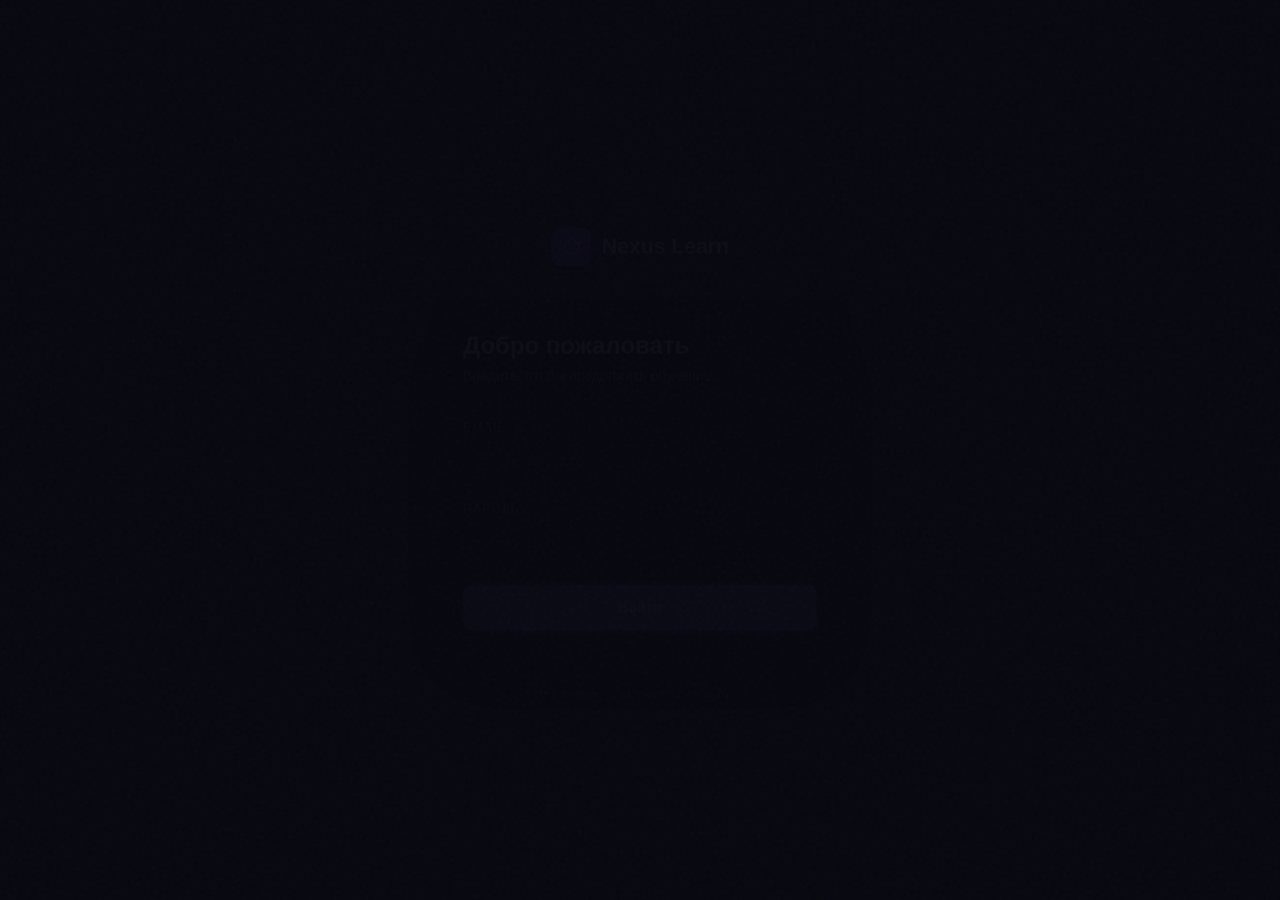
<file: index.html>
<!DOCTYPE html>
<html lang="ru">
<head>
  <meta charset="UTF-8" />
  <meta http-equiv="refresh" content="0;url=login.html" />
  <title>Nexus Learn</title>
</head>
<body>
  <p>Перенаправление на <a href="login.html">страницу входа</a>…</p>
</body>
</html>
</file>
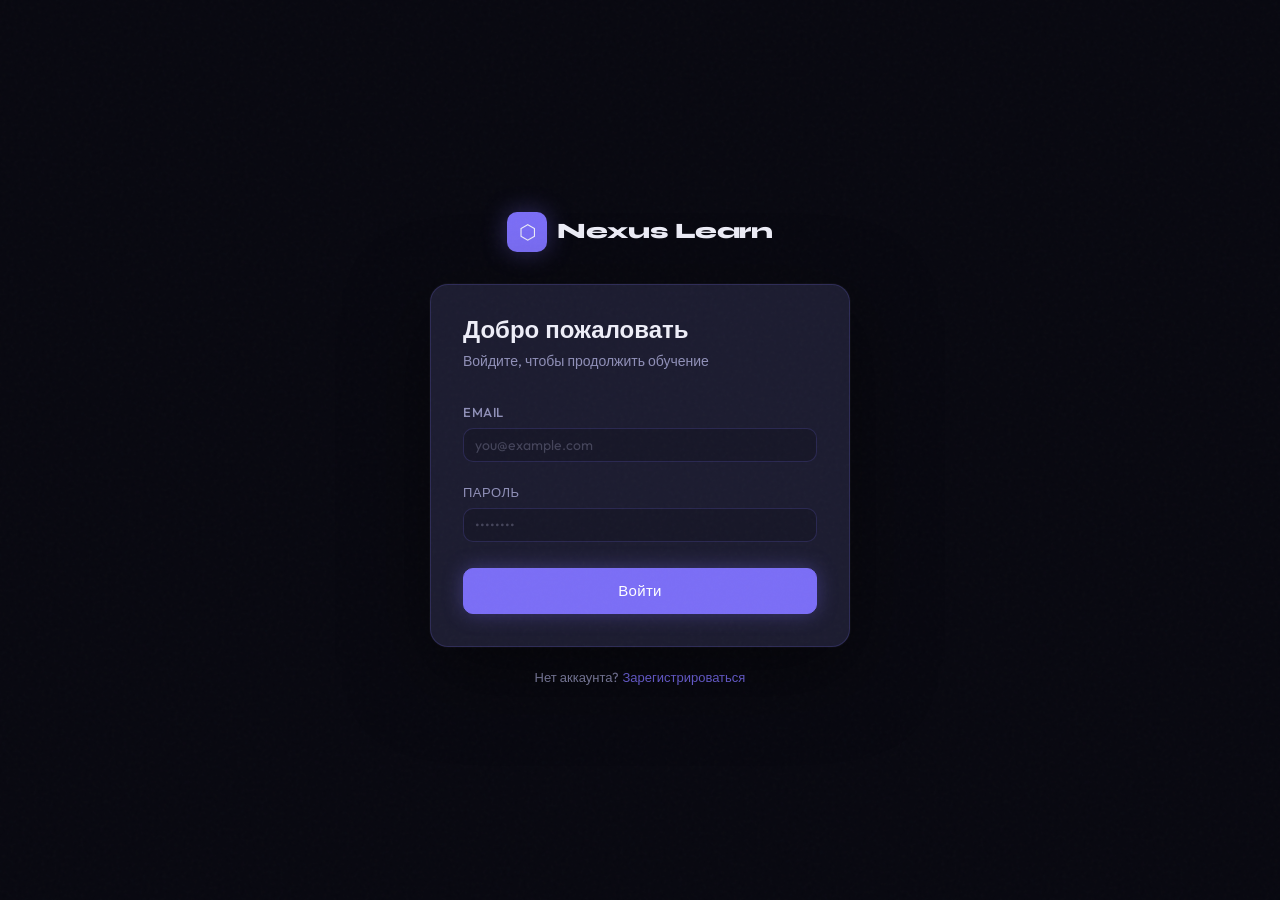
<file: courses.html>
<!DOCTYPE html>
<html lang="ru">
<head>
  <meta charset="UTF-8" />
  <meta name="viewport" content="width=device-width, initial-scale=1.0" />
  <title>Мои курсы — Nexus Learn</title>
  <link rel="stylesheet" href="css/bootstrap.min.css" />
  <link rel="stylesheet" href="css/style.css" />
  <link rel="icon" href="data:image/svg+xml,%3Csvg xmlns='http://www.w3.org/2000/svg' viewBox='0 0 64 64'%3E%3Cdefs%3E%3ClinearGradient id='g' x1='0%25' y1='0%25' x2='100%25' y2='100%25'%3E%3Cstop offset='0%25' style='stop-color:%237b6ef6'/%3E%3Cstop offset='100%25' style='stop-color:%233ecf8e'/%3E%3C/linearGradient%3E%3C/defs%3E%3Crect width='64' height='64' rx='16' fill='url(%23g)'/%3E%3Ctext x='32' y='44' font-family='sans-serif' font-size='36' font-weight='bold' fill='white' text-anchor='middle'%3EN%3C/text%3E%3C/svg%3E">
<body>

<!-- Navbar -->
<nav class="app-navbar">
  <a href="courses.html" class="nav-logo">
    <div class="dot"></div>
    Nexus Learn
  </a>
  <div class="nav-spacer"></div>
  <span class="nav-user" id="navUser"></span>
  <button class="btn btn-outline-secondary btn-sm" id="btnLogout">Выйти</button>
</nav>

<!-- Main -->
<main class="courses-page">
  <div class="courses-header">
    <div>
      <h1>Мои <span>курсы</span></h1>
      <p class="sub" id="coursesCount"></p>
    </div>

    <div class="courses-search">
      <input type="search" id="coursesSearch" class="form-control" placeholder="Поиск по курсам..." />
    </div>

    <div id="tutorActions" class="d-none">
      <button class="btn btn-primary btn-sm" id="btnNewCourse">
        + Новый курс
      </button>
    </div>
  </div>

  <div id="coursesGrid" class="courses-grid">
    <!-- cards injected by JS -->
  </div>

  <div id="emptyState" class="empty-state d-none">
    <div class="icon">📚</div>
    <h3>Курсов пока нет</h3>
    <p>Когда преподаватель добавит курс — он появится здесь</p>
  </div>

  <div id="loadingState" class="empty-state">
    <div class="spinner"></div>
  </div>
</main>

<!-- Modal: new course (tutor only) -->
<div class="modal fade" id="modalNewCourse" tabindex="-1">
  <div class="modal-dialog modal-dialog-centered">
    <div class="modal-content">
      <div class="modal-header">
        <h5 class="modal-title">Новый курс</h5>
        <button type="button" class="btn-close" data-bs-dismiss="modal"></button>
      </div>
      <div class="modal-body">
        <div class="mb-3">
          <label class="form-label">Название курса</label>
          <input type="text" class="form-control" id="newCourseTitle" placeholder="Введите название" />
        </div>
      </div>
      <div class="modal-footer">
        <button class="btn btn-outline-secondary btn-sm" data-bs-dismiss="modal">Отмена</button>
        <button class="btn btn-primary btn-sm" id="btnCreateCourse">Создать</button>
      </div>
    </div>
  </div>
</div>

<!-- Modal: edit course title (tutor only) -->
<div class="modal fade" id="modalEditCourse" tabindex="-1">
  <div class="modal-dialog modal-dialog-centered">
    <div class="modal-content">
      <div class="modal-header">
        <h5 class="modal-title">Редактировать курс</h5>
        <button type="button" class="btn-close" data-bs-dismiss="modal"></button>
      </div>
      <div class="modal-body">
        <div class="mb-3">
          <label class="form-label">Название курса</label>
          <input type="text" class="form-control" id="editCourseTitle" placeholder="Введите название" />
        </div>
      </div>
      <div class="modal-footer">
        <button class="btn btn-outline-secondary btn-sm" data-bs-dismiss="modal">Отмена</button>
        <button class="btn btn-primary btn-sm" id="btnSaveCourseTitle">Сохранить</button>
      </div>
    </div>
  </div>
</div>

<div class="toast-container" id="toastContainer"></div>

<script src="js/config.js"></script>
<script src="js/auth.js"></script>
<script src="js/api.js"></script>
<script src="js/bootstrap.bundle.min.js"></script>
<script>
(function () {
  if (!isAuthenticated()) { location.href = 'login.html'; return; }

  let currentUser = null;
  let allCourses = [];
  let editingCourseId = null;

  function toast(msg, type = '') {
    const c = document.getElementById('toastContainer');
    const el = document.createElement('div');
    el.className = 'toast-msg' + (type ? ' ' + type : '');
    el.textContent = msg;
    c.appendChild(el);
    setTimeout(() => el.remove(), 3000);
  }

  function escHtml(s) {
    return String(s || '')
      .replace(/&/g, '&amp;').replace(/</g, '&lt;')
      .replace(/>/g, '&gt;').replace(/"/g, '&quot;');
  }

  function plural(n, one, few, many) {
    const mod10 = n % 10, mod100 = n % 100;
    if (mod10 === 1 && mod100 !== 11) return n + ' ' + one;
    if ([2, 3, 4].includes(mod10) && ![12, 13, 14].includes(mod100)) return n + ' ' + few;
    return n + ' ' + many;
  }

  function renderCourses(courses) {
    const grid = document.getElementById('coursesGrid');
    const empty = document.getElementById('emptyState');
    const loading = document.getElementById('loadingState');
    const count = document.getElementById('coursesCount');

    loading.classList.add('d-none');
    grid.innerHTML = '';

    if (!courses.length) {
      empty.classList.remove('d-none');
      count.textContent = '';
      return;
    }

    count.textContent = courses.length + ' / ' + plural(courses.length, 'курс', 'курса', 'курсов');
    empty.classList.add('d-none');

    courses.forEach(course => {
      const isPublic = course.is_public;
      const isOwner = currentUser && currentUser.id === course.tutor_id;

      const card = document.createElement('div');
      card.className = 'course-card';
      card.style.position = 'relative';

      card.innerHTML = `
        <span class="course-card-badge ${isPublic ? 'badge-public' : 'badge-private'}">
          ${isPublic ? '● Публичный' : '○ Приватный'}
        </span>
        <h3>${escHtml(course.title)}</h3>
        <p>${escHtml(course.description || 'Нет описания')}</p>

        <div style="display:flex;gap:8px;margin-top:12px;">
          <a href="course.html?id=${course.id}" class="btn btn-outline-secondary btn-sm" style="flex:1;text-align:center;">Открыть ↗</a>
          ${isOwner ? `
            <button class="btn btn-outline-secondary btn-sm btn-edit-course" data-id="${course.id}" data-title="${escHtml(course.title)}" title="Редактировать">✎</button>
            <button class="btn btn-outline-danger btn-sm btn-delete-course" data-id="${course.id}" data-title="${escHtml(course.title)}" title="Удалить">✕</button>
          ` : ''}
        </div>
      `;

      grid.appendChild(card);
    });

    // Привязываем обработчики после рендера
    document.querySelectorAll('.btn-delete-course').forEach(btn => {
      btn.addEventListener('click', async (e) => {
        e.stopPropagation();
        const id = parseInt(btn.dataset.id);
        const title = btn.dataset.title;
        if (!confirm(`Удалить курс «${title}»? Это действие необратимо.`)) return;
        try {
          await API.deleteCourse(id);
          toast('Курс удалён');
          // Удаляем из локального массива и перерисовываем
          allCourses = allCourses.filter(c => c.id !== id);
          renderCourses(allCourses);
        } catch (err) {
          toast(err.message || 'Ошибка удаления', 'error');
        }
      });
    });

    document.querySelectorAll('.btn-edit-course').forEach(btn => {
      btn.addEventListener('click', (e) => {
        e.stopPropagation();
        editingCourseId = parseInt(btn.dataset.id);
        document.getElementById('editCourseTitle').value = btn.dataset.title;
        new bootstrap.Modal('#modalEditCourse').show();
      });
    });
  }

  function applySearch() {
    const q = document.getElementById('coursesSearch').value.trim().toLowerCase();
    if (!q) {
      renderCourses(allCourses);
      return;
    }

    const filtered = allCourses.filter(course => {
      const text = [
        course.title,
        course.description,
        course.id
      ].join(' ').toLowerCase();
      return text.includes(q);
    });

    renderCourses(filtered);
  }

  async function init() {
    try {
      currentUser = await API.me();
      document.getElementById('navUser').textContent = currentUser.email || '';
    } catch (_) {}

    try {
      allCourses = await API.getCourses();

      const isTutor = allCourses.some(c => c.tutor_id === currentUser?.id);
      if (isTutor || currentUser?.is_tutor) {
        document.getElementById('tutorActions').classList.remove('d-none');
      }

      renderCourses(allCourses);
    } catch (err) {
      if (err.status === 401) {
        clearToken();
        location.href = 'login.html';
      } else {
        toast('Не удалось загрузить курсы', 'error');
      }
      document.getElementById('loadingState').classList.add('d-none');
    }
  }

  document.getElementById('btnLogout').addEventListener('click', () => {
    clearToken();
    location.href = 'login.html';
  });

  document.getElementById('btnNewCourse')?.addEventListener('click', () => {
    document.getElementById('newCourseTitle').value = '';
    new bootstrap.Modal('#modalNewCourse').show();
  });

  document.getElementById('btnCreateCourse').addEventListener('click', async () => {
    const title = document.getElementById('newCourseTitle').value.trim();
    if (!title) return;
    try {
      const course = await API.createCourse({ title });
      bootstrap.Modal.getInstance('#modalNewCourse').hide();
      location.href = 'course.html?id=' + course.id;
    } catch (err) {
      toast(err.message || 'Ошибка создания', 'error');
    }
  });

  // Сохранение редактирования названия курса
  document.getElementById('btnSaveCourseTitle').addEventListener('click', async () => {
    const title = document.getElementById('editCourseTitle').value.trim();
    if (!title || !editingCourseId) return;
    try {
      await API.updateCourse(editingCourseId, { title });
      const course = allCourses.find(c => c.id === editingCourseId);
      if (course) course.title = title;
      bootstrap.Modal.getInstance('#modalEditCourse').hide();
      renderCourses(allCourses);
      toast('Название обновлено', 'success');
    } catch (err) {
      toast(err.message || 'Ошибка', 'error');
    }
  });

  document.getElementById('coursesSearch').addEventListener('input', applySearch);

  init();
})();
</script>
</body>
</html>
</file>
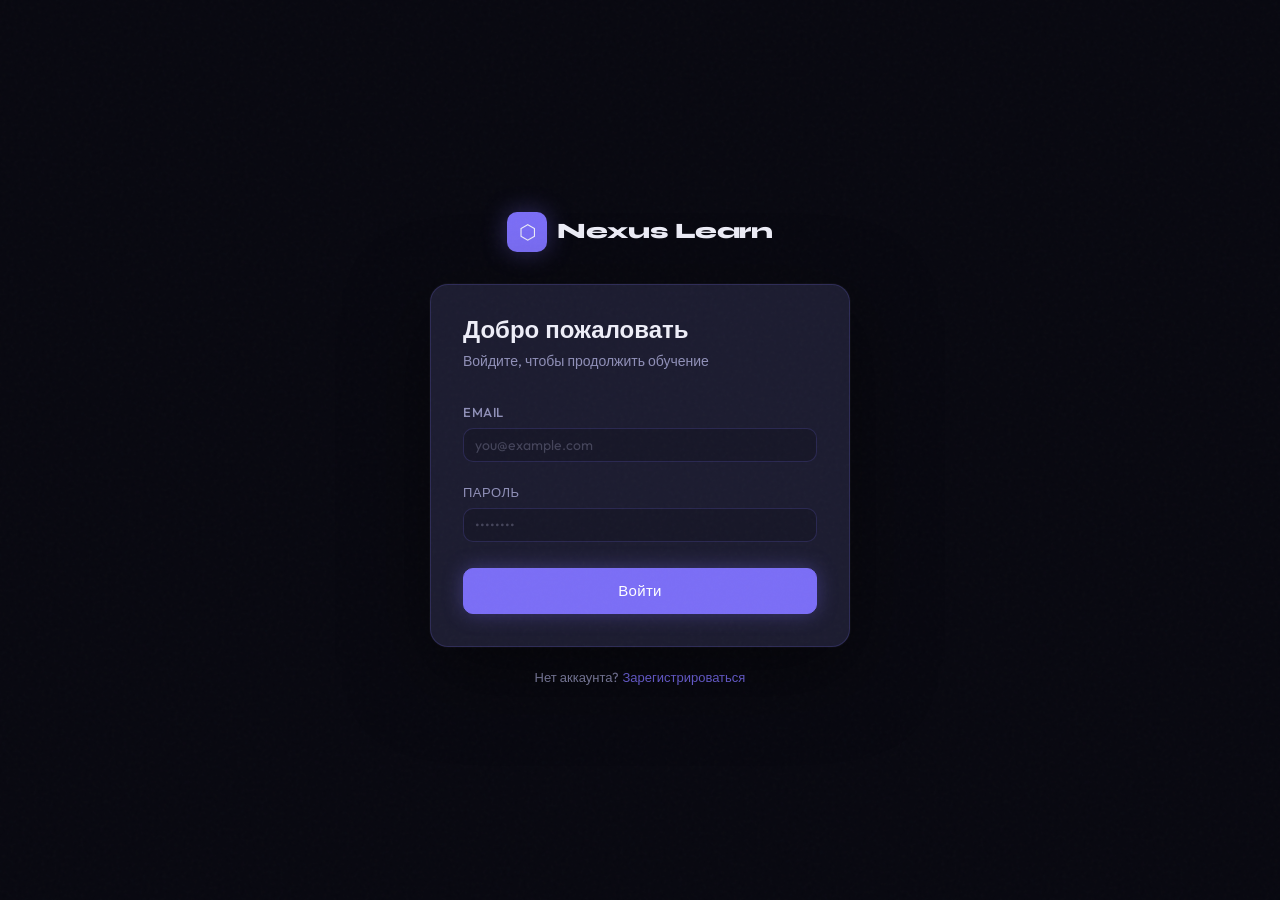
<file: login.html>
<!DOCTYPE html>
<html lang="ru">
<head>
  <meta charset="UTF-8" />
  <meta name="viewport" content="width=device-width, initial-scale=1.0" />
  <title>Войти — Nexus Learn</title>
  <link rel="stylesheet" href="css/bootstrap.min.css" />
  <link rel="stylesheet" href="css/style.css" />
</head>
<body>
<div class="page-center">
  <div class="auth-wrap">

    <div class="auth-logo">
      <div class="logo-mark">
        <div class="logo-icon">⬡</div>
        <span class="logo-text">Nexus Learn</span>
      </div>
    </div>

    <div class="auth-card">
      <h2>Добро пожаловать</h2>
      <p class="subtitle">Войдите, чтобы продолжить обучение</p>

      <div id="loginError" class="alert alert-danger d-none" role="alert"></div>

      <div class="form-group">
        <label class="form-label" for="inputEmail">Email</label>
        <input type="email" class="form-control" id="inputEmail"
               placeholder="you@example.com" autocomplete="email" />
        <div class="invalid-feedback" id="emailErr"></div>
      </div>

      <div class="form-group">
        <label class="form-label" for="inputPassword">Пароль</label>
        <input type="password" class="form-control" id="inputPassword"
               placeholder="••••••••" autocomplete="current-password" />
        <div class="invalid-feedback" id="passErr"></div>
      </div>

      <button class="btn btn-primary mt-2" id="btnLogin">
        <span id="btnLoginText">Войти</span>
        <span id="btnLoginSpinner" class="d-none spinner-border spinner-border-sm ms-2" role="status"></span>
      </button>
    </div>

    <div class="auth-footer">
      Нет аккаунта? <a href="register.html">Зарегистрироваться</a>
    </div>

  </div>
</div>

<script src="js/config.js"></script>
<script src="js/auth.js"></script>
<script src="js/api.js"></script>
<script>
(function () {
  if (isAuthenticated()) { location.href = 'courses.html'; return; }

  const btnLogin = document.getElementById('btnLogin');
  const btnText  = document.getElementById('btnLoginText');
  const spinner  = document.getElementById('btnLoginSpinner');
  const errBox   = document.getElementById('loginError');

  function setLoading(on) {
    btnLogin.disabled = on;
    btnText.textContent = on ? 'Входим…' : 'Войти';
    spinner.classList.toggle('d-none', !on);
  }

  function showErr(msg) {
    errBox.textContent = msg;
    errBox.classList.remove('d-none');
  }

  async function doLogin() {
    const email    = document.getElementById('inputEmail').value.trim();
    const password = document.getElementById('inputPassword').value;

    errBox.classList.add('d-none');
    if (!email || !password) { showErr('Заполните все поля'); return; }

    setLoading(true);
    try {
      const data = await API.login(email, password);
      setToken(data.token || data.access_token);
      location.href = 'courses.html';
    } catch (err) {
      showErr(err.status === 401 ? 'Неверный email или пароль' : (err.message || 'Ошибка сервера'));
    } finally {
      setLoading(false);
    }
  }

  btnLogin.addEventListener('click', doLogin);
  document.addEventListener('keydown', (e) => { if (e.key === 'Enter') doLogin(); });
})();
</script>
</body>
</html>
</file>
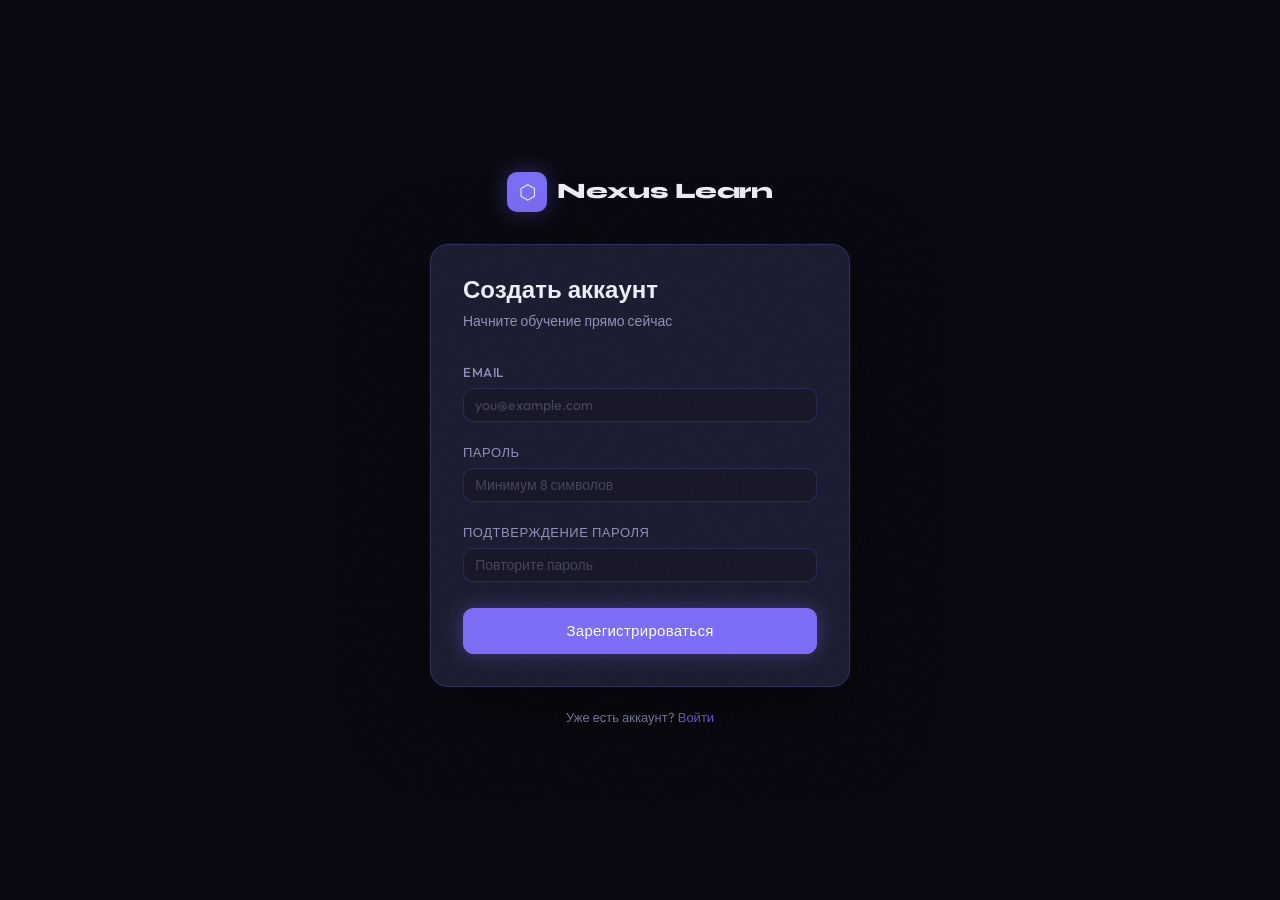
<file: register.html>
<!DOCTYPE html>
<html lang="ru">
<head>
  <meta charset="UTF-8" />
  <meta name="viewport" content="width=device-width, initial-scale=1.0" />
  <title>Регистрация — Nexus Learn</title>
  <link rel="stylesheet" href="css/bootstrap.min.css" />
  <link rel="stylesheet" href="css/style.css" />
</head>
<body>
<div class="page-center">
  <div class="auth-wrap">

    <div class="auth-logo">
      <div class="logo-mark">
        <div class="logo-icon">⬡</div>
        <span class="logo-text">Nexus Learn</span>
      </div>
    </div>

    <div class="auth-card">
      <h2>Создать аккаунт</h2>
      <p class="subtitle">Начните обучение прямо сейчас</p>

      <div id="regError" class="alert alert-danger d-none"></div>
      <div id="regSuccess" class="alert alert-success d-none">
        Аккаунт создан! <a href="login.html">Войти</a>
      </div>

      <div class="form-group">
        <label class="form-label" for="regEmail">Email</label>
        <input type="email" class="form-control" id="regEmail" placeholder="you@example.com" />
        <div class="invalid-feedback" id="regEmailErr"></div>
      </div>

      <div class="form-group">
        <label class="form-label" for="regPassword">Пароль</label>
        <input type="password" class="form-control" id="regPassword" placeholder="Минимум 8 символов" />
        <div class="invalid-feedback" id="regPassErr"></div>
      </div>

      <div class="form-group">
        <label class="form-label" for="regConfirm">Подтверждение пароля</label>
        <input type="password" class="form-control" id="regConfirm" placeholder="Повторите пароль" />
        <div class="invalid-feedback" id="regConfirmErr"></div>
      </div>

      <button class="btn btn-primary mt-2" id="btnRegister">
        <span id="btnRegText">Зарегистрироваться</span>
        <span id="btnRegSpinner" class="d-none spinner-border spinner-border-sm ms-2"></span>
      </button>
    </div>

    <div class="auth-footer">
      Уже есть аккаунт? <a href="login.html">Войти</a>
    </div>

  </div>
</div>

<script src="js/config.js"></script>
<script src="js/auth.js"></script>
<script src="js/api.js"></script>
<script>
(function () {
  if (isAuthenticated()) { location.href = 'courses.html'; return; }

  const btn     = document.getElementById('btnRegister');
  const btnText = document.getElementById('btnRegText');
  const spinner  = document.getElementById('btnRegSpinner');
  const errBox   = document.getElementById('regError');
  const okBox    = document.getElementById('regSuccess');

  function setLoading(on) {
    btn.disabled = on;
    btnText.textContent = on ? 'Создаём…' : 'Зарегистрироваться';
    spinner.classList.toggle('d-none', !on);
  }

  function clearErrors() {
    ['regEmail', 'regPassword', 'regConfirm'].forEach(id => {
      const el = document.getElementById(id);
      el.classList.remove('is-invalid');
    });
    ['regEmailErr', 'regPassErr', 'regConfirmErr'].forEach(id => {
      document.getElementById(id).textContent = '';
    });
    errBox.classList.add('d-none');
    okBox.classList.add('d-none');
  }

  function fieldErr(inputId, errId, msg) {
    document.getElementById(inputId).classList.add('is-invalid');
    document.getElementById(errId).textContent = msg;
  }

  async function doRegister() {
    clearErrors();

    const email    = document.getElementById('regEmail').value.trim();
    const password = document.getElementById('regPassword').value;
    const confirm  = document.getElementById('regConfirm').value;

    let valid = true;

    if (!email || !/^[^\s@]+@[^\s@]+\.[^\s@]+$/.test(email)) {
      fieldErr('regEmail', 'regEmailErr', 'Введите корректный email');
      valid = false;
    }

    if (!password || password.length < 8 || !/[a-zA-Z]/.test(password) || !/\d/.test(password)) {
      fieldErr('regPassword', 'regPassErr', 'Минимум 8 символов, буквы и цифры');
      valid = false;
    }

    if (password !== confirm) {
      fieldErr('regConfirm', 'regConfirmErr', 'Пароли не совпадают');
      valid = false;
    }

    if (!valid) return;

    setLoading(true);
    try {
      await API.register(email, password, confirm);
      okBox.classList.remove('d-none');
      setTimeout(() => { location.href = 'login.html'; }, 1200);
    } catch (err) {
      const msg = err.data?.detail || err.message || 'Ошибка сервера';
      if (typeof msg === 'string' && msg.toLowerCase().includes('email')) {
        fieldErr('regEmail', 'regEmailErr', 'Этот email уже занят');
      } else {
        errBox.textContent = typeof msg === 'string' ? msg : JSON.stringify(msg);
        errBox.classList.remove('d-none');
      }
    } finally {
      setLoading(false);
    }
  }

  btn.addEventListener('click', doRegister);
  document.addEventListener('keydown', (e) => { if (e.key === 'Enter') doRegister(); });
})();
</script>
</body>
</html>
</file>
<file: css/style.css>
@import url('https://fonts.googleapis.com/css2?family=DM+Mono:wght@300;400;500&family=Syne:wght@600;700;800&family=Outfit:wght@300;400;500;600&display=swap');

/* ── Variables ─────────────────────────────────────────── */
:root {
  --bg-base:     #080810;
  --bg-surface:  #0f0f1c;
  --bg-elevated: #171728;
  --bg-card:     #1c1c30;

  --accent:      #7b6ef6;
  --accent-dim:  rgba(123,110,246,.18);
  --accent-glow: rgba(123,110,246,.35);
  --danger:      #f05f7a;
  --success:     #3ecf8e;
  --warn:        #f5a623;

  --text-hi:   #eeeef8;
  --text-mid:  #9090b8;
  --text-lo:   #44445a;

  --border:    rgba(123,110,246,.2);
  --border-hi: rgba(123,110,246,.5);

  --radius:  10px;
  --radius-lg: 18px;

  --font-display: 'Syne', sans-serif;
  --font-body:    'Outfit', sans-serif;
  --font-mono:    'DM Mono', monospace;
}

/* ── Reset / Base ───────────────────────────────────────── */
*, *::before, *::after { box-sizing: border-box; margin: 0; padding: 0; }

html, body {
  height: 100%;
  background: var(--bg-base);
  color: var(--text-hi);
  font-family: var(--font-body);
  font-size: 15px;
  line-height: 1.6;
  -webkit-font-smoothing: antialiased;
}

a { color: var(--accent); text-decoration: none; transition: opacity .2s; }
a:hover { opacity: .75; }

/* ── Noise texture overlay ──────────────────────────────── */
body::before {
  content: '';
  position: fixed;
  inset: 0;
  background-image: url("data:image/svg+xml,%3Csvg viewBox='0 0 256 256' xmlns='http://www.w3.org/2000/svg'%3E%3Cfilter id='noise'%3E%3CfeTurbulence type='fractalNoise' baseFrequency='0.9' numOctaves='4' stitchTiles='stitch'/%3E%3C/filter%3E%3Crect width='100%25' height='100%25' filter='url(%23noise)' opacity='0.035'/%3E%3C/svg%3E");
  pointer-events: none;
  z-index: 9999;
  opacity: .6;
}

/* ── Bootstrap Overrides ────────────────────────────────── */
.btn {
  font-family: var(--font-body);
  font-weight: 500;
  border-radius: var(--radius);
  transition: all .2s ease;
  letter-spacing: .02em;
}
.btn-primary {
  background: var(--accent);
  border-color: var(--accent);
  color: #fff;
  box-shadow: 0 0 20px var(--accent-glow);
}
.btn-primary:hover {
  background: #8f84f8;
  border-color: #8f84f8;
  box-shadow: 0 0 32px var(--accent-glow);
  transform: translateY(-1px);
}
.btn-outline-secondary {
  border-color: var(--border-hi);
  color: var(--text-mid);
  background: transparent;
}
.btn-outline-secondary:hover {
  background: var(--accent-dim);
  border-color: var(--accent);
  color: var(--text-hi);
}
.btn-danger { background: var(--danger); border-color: var(--danger); }
.btn-success { background: var(--success); border-color: var(--success); color: #000; }
.btn-sm { font-size: 13px; padding: 4px 12px; }

.form-control, .form-select {
  background: var(--bg-elevated);
  border: 1px solid var(--border);
  color: var(--text-hi);
  border-radius: var(--radius);
  font-family: var(--font-body);
  font-size: 14px;
  transition: border-color .2s, box-shadow .2s;
}
.form-control:focus, .form-select:focus {
  background: var(--bg-elevated);
  border-color: var(--accent);
  color: var(--text-hi);
  box-shadow: 0 0 0 3px var(--accent-dim);
}
.form-control::placeholder { color: var(--text-lo); }
.form-control-color { width: 100%; height: 38px; padding: 2px 4px; }
.form-label { color: var(--text-mid); font-size: 13px; font-weight: 500; margin-bottom: 5px; letter-spacing: .04em; text-transform: uppercase; }
.form-check-input {
  background-color: var(--bg-elevated);
  border-color: var(--border-hi);
  width: 16px; height: 16px;
}
.form-check-input:checked {
  background-color: var(--accent);
  border-color: var(--accent);
}
.form-text { color: var(--text-mid); font-size: 12px; }
.invalid-feedback { font-size: 12px; }

.modal-content {
  background: var(--bg-card);
  border: 1px solid var(--border);
  border-radius: var(--radius-lg);
  color: var(--text-hi);
}
.modal-header {
  border-bottom: 1px solid var(--border);
  padding: 20px 24px 16px;
}
.modal-title { font-family: var(--font-display); font-size: 18px; color: var(--text-hi); }
.modal-body { padding: 20px 24px; }
.modal-footer { border-top: 1px solid var(--border); padding: 16px 24px; }
.btn-close { filter: invert(1) opacity(.5); }
.btn-close:hover { filter: invert(1) opacity(.9); }

.alert {
  border-radius: var(--radius);
  border: 1px solid;
  font-size: 14px;
}
.alert-danger { background: rgba(240,95,122,.1); border-color: rgba(240,95,122,.3); color: #f9b3c0; }
.alert-success { background: rgba(62,207,142,.1); border-color: rgba(62,207,142,.3); color: #7eeec4; }
.alert-info { background: rgba(123,110,246,.1); border-color: var(--border); color: var(--text-mid); }

/* ── Layout Helpers ─────────────────────────────────────── */
.page-center {
  min-height: 100vh;
  display: flex;
  align-items: center;
  justify-content: center;
  padding: 24px;
}

/* ── Auth Card (login / register) ───────────────────────── */
.auth-wrap {
  width: 100%;
  max-width: 420px;
  animation: fadeUp .4s ease both;
}

.auth-logo {
  text-align: center;
  margin-bottom: 32px;
}
.auth-logo .logo-mark {
  display: inline-flex;
  align-items: center;
  gap: 10px;
}
.auth-logo .logo-icon {
  width: 40px;
  height: 40px;
  background: var(--accent);
  border-radius: 10px;
  display: flex;
  align-items: center;
  justify-content: center;
  font-size: 20px;
  box-shadow: 0 0 24px var(--accent-glow);
}
.auth-logo .logo-text {
  font-family: var(--font-display);
  font-size: 22px;
  font-weight: 800;
  color: var(--text-hi);
  letter-spacing: -.02em;
}

.auth-card {
  background: var(--bg-card);
  border: 1px solid var(--border);
  border-radius: var(--radius-lg);
  padding: 32px;
  backdrop-filter: blur(12px);
  box-shadow: 0 24px 80px rgba(0,0,0,.5), 0 0 0 1px rgba(255,255,255,.03);
}
.auth-card h2 {
  font-family: var(--font-display);
  font-size: 24px;
  font-weight: 700;
  margin-bottom: 4px;
  color: var(--text-hi);
}
.auth-card .subtitle {
  color: var(--text-mid);
  font-size: 14px;
  margin-bottom: 28px;
}
.auth-card .form-group { margin-bottom: 18px; }
.auth-card .btn-primary { width: 100%; padding: 11px; font-size: 15px; margin-top: 4px; }
.auth-footer {
  text-align: center;
  margin-top: 20px;
  color: var(--text-mid);
  font-size: 13px;
}
.auth-footer a { color: var(--accent); font-weight: 500; }

/* ── App Shell (courses, course board) ──────────────────── */
.app-navbar {
  background: var(--bg-surface);
  border-bottom: 1px solid var(--border);
  height: 58px;
  display: flex;
  align-items: center;
  padding: 0 24px;
  gap: 16px;
  position: sticky;
  top: 0;
  z-index: 100;
  backdrop-filter: blur(12px);
}
.app-navbar .nav-logo {
  font-family: var(--font-display);
  font-size: 18px;
  font-weight: 800;
  color: var(--text-hi);
  text-decoration: none;
  letter-spacing: -.02em;
  display: flex;
  align-items: center;
  gap: 8px;
}
.app-navbar .nav-logo .dot {
  width: 8px; height: 8px;
  background: var(--accent);
  border-radius: 50%;
  box-shadow: 0 0 8px var(--accent);
}
.app-navbar .nav-spacer { flex: 1; }
.app-navbar .nav-user {
  font-size: 13px;
  color: var(--text-mid);
  font-family: var(--font-mono);
}
.app-navbar .btn { font-size: 13px; padding: 5px 14px; }

/* ── Courses Page ────────────────────────────────────────── */
.courses-page { padding: 40px 24px; max-width: 1100px; margin: 0 auto; }

.courses-header {
  display: flex;
  align-items: flex-end;
  justify-content: space-between;
  margin-bottom: 36px;
  gap: 16px;
}
.courses-header h1 {
  font-family: var(--font-display);
  font-size: 32px;
  font-weight: 800;
  color: var(--text-hi);
  line-height: 1.1;
}
.courses-header h1 span { color: var(--accent); }
.courses-header .sub {
  color: var(--text-mid);
  font-size: 14px;
  margin-top: 6px;
}

.courses-grid {
  display: grid;
  grid-template-columns: repeat(auto-fill, minmax(290px, 1fr));
  gap: 18px;
}

.course-card {
  background: var(--bg-card);
  border: 1px solid var(--border);
  border-radius: var(--radius-lg);
  padding: 24px;
  cursor: pointer;
  transition: border-color .2s, transform .2s, box-shadow .2s;
  text-decoration: none;
  color: inherit;
  display: block;
  animation: fadeUp .35s ease both;
  position: relative;
  overflow: hidden;
}
.course-card::before {
  content: '';
  position: absolute;
  top: 0; left: 0; right: 0;
  height: 2px;
  background: linear-gradient(90deg, var(--accent), transparent);
  opacity: 0;
  transition: opacity .3s;
}
.course-card:hover {
  border-color: var(--border-hi);
  transform: translateY(-3px);
  box-shadow: 0 12px 40px rgba(0,0,0,.4), 0 0 0 1px var(--border-hi);
  color: inherit;
}
.course-card:hover::before { opacity: 1; }

.course-card-badge {
  display: inline-flex;
  align-items: center;
  gap: 5px;
  font-size: 11px;
  font-weight: 500;
  padding: 3px 10px;
  border-radius: 20px;
  margin-bottom: 14px;
  font-family: var(--font-mono);
  letter-spacing: .04em;
  text-transform: uppercase;
}
.badge-public  { background: rgba(62,207,142,.12); color: var(--success); border: 1px solid rgba(62,207,142,.25); }
.badge-private { background: rgba(240,95,122,.12); color: var(--danger);  border: 1px solid rgba(240,95,122,.25); }

.course-card h3 {
  font-family: var(--font-display);
  font-size: 17px;
  font-weight: 700;
  color: var(--text-hi);
  margin-bottom: 8px;
  line-height: 1.3;
}
.course-card p {
  font-size: 13px;
  color: var(--text-mid);
  line-height: 1.55;
  margin: 0;
}
.course-card-arrow {
  position: absolute;
  bottom: 20px;
  right: 20px;
  color: var(--text-lo);
  font-size: 18px;
  transition: color .2s, transform .2s;
}
.course-card:hover .course-card-arrow {
  color: var(--accent);
  transform: translate(2px, -2px);
}

.empty-state {
  text-align: center;
  padding: 80px 24px;
  color: var(--text-mid);
}
.empty-state .icon { font-size: 48px; margin-bottom: 16px; opacity: .5; }
.empty-state h3 { font-family: var(--font-display); font-size: 20px; margin-bottom: 8px; color: var(--text-hi); }

/* ── Board Page ─────────────────────────────────────────── */
.board-page { display: flex; flex-direction: column; height: 100vh; overflow: hidden; }

.board-topbar {
  background: var(--bg-surface);
  border-bottom: 1px solid var(--border);
  padding: 0 20px;
  height: 54px;
  display: flex;
  align-items: center;
  gap: 12px;
  flex-shrink: 0;
  z-index: 50;
}
.board-topbar .course-title {
  font-family: var(--font-display);
  font-size: 16px;
  font-weight: 700;
  color: var(--text-hi);
  flex: 1;
  overflow: hidden;
  text-overflow: ellipsis;
  white-space: nowrap;
}
.board-topbar .back-btn {
  display: flex;
  align-items: center;
  gap: 6px;
  color: var(--text-mid);
  font-size: 13px;
  padding: 5px 10px;
  border-radius: var(--radius);
  border: 1px solid transparent;
  transition: all .2s;
}
.board-topbar .back-btn:hover { border-color: var(--border); color: var(--text-hi); background: var(--bg-elevated); }

.board-toolbar {
  background: var(--bg-elevated);
  border-bottom: 1px solid var(--border);
  padding: 8px 20px;
  display: flex;
  align-items: center;
  gap: 8px;
  flex-shrink: 0;
  flex-wrap: wrap;
}
.toolbar-sep {
  width: 1px;
  height: 24px;
  background: var(--border);
  margin: 0 4px;
}

/* Filter panel */
.filter-group {
  display: flex;
  align-items: center;
  gap: 8px;
  flex-wrap: wrap;
}
.filter-label {
  font-size: 12px;
  color: var(--text-mid);
  font-family: var(--font-mono);
  white-space: nowrap;
}
.filter-date-wrap {
  display: flex;
  align-items: center;
  gap: 6px;
}
.filter-date-wrap input[type="date"] {
  background: var(--bg-card);
  border: 1px solid var(--border);
  color: var(--text-hi);
  border-radius: var(--radius);
  padding: 4px 8px;
  font-size: 12px;
  font-family: var(--font-mono);
  width: 130px;
}
.filter-date-wrap input[type="date"]:focus {
  border-color: var(--accent);
  outline: none;
  box-shadow: 0 0 0 2px var(--accent-dim);
}
.filter-date-wrap input[type="date"]::-webkit-calendar-picker-indicator {
  filter: invert(.6);
  cursor: pointer;
}

/* Zoom controls */
.zoom-group {
  display: flex;
  align-items: center;
  gap: 8px;
  margin-left: auto;
}
.zoom-label {
  font-family: var(--font-mono);
  font-size: 12px;
  color: var(--text-mid);
  min-width: 40px;
  text-align: right;
}
input[type="range"]#zoomSlider {
  -webkit-appearance: none;
  width: 100px;
  height: 4px;
  background: var(--bg-card);
  border-radius: 2px;
  outline: none;
  cursor: pointer;
}
input[type="range"]#zoomSlider::-webkit-slider-thumb {
  -webkit-appearance: none;
  width: 14px;
  height: 14px;
  border-radius: 50%;
  background: var(--accent);
  box-shadow: 0 0 6px var(--accent-glow);
  cursor: pointer;
  transition: transform .15s;
}
input[type="range"]#zoomSlider::-webkit-slider-thumb:hover { transform: scale(1.2); }

/* Board Container */
.board-container {
  flex: 1;
  position: relative;
  overflow: hidden;
  background: var(--bg-base);
  cursor: grab;
}
.board-container:active { cursor: grabbing; }

/* Dot grid background */
.board-container::before {
  content: '';
  position: absolute;
  inset: 0;
  background-image: radial-gradient(circle, rgba(123,110,246,.2) 1px, transparent 1px);
  background-size: 32px 32px;
  pointer-events: none;
}

.board-stage {
  position: absolute;
  top: 0; left: 0;
  width: 3000px;
  height: 3000px;
  transform-origin: 0 0;
}

/* SVG Connections layer */
#boardConnections {
  position: absolute;
  top: 0; left: 0;
  width: 100%;
  height: 100%;
  pointer-events: none;
  overflow: visible;
}

/* Board Elements */
.board-element {
  position: absolute;
  border: 2px solid #333;
  border-radius: 12px;
  padding: 14px 16px;
  min-width: 200px;
  background: #fff;
  cursor: pointer;
  transition: box-shadow .25s ease, transform .2s ease;
  user-select: none;
}
.board-element:hover {
  transform: translateY(-2px);
  z-index: 10;
}

.board-element-title {
  font-family: var(--font-display);
  font-size: 14px;
  font-weight: 700;
  color: #111;
  margin-bottom: 6px;
  line-height: 1.3;
}
.board-element-meta {
  font-size: 11px;
  color: #666;
  font-family: var(--font-mono);
  margin-bottom: 6px;
  display: flex;
  flex-direction: column;
  gap: 2px;
}
.board-element-link {
  display: flex;
  gap: 8px;
  margin-bottom: 6px;
}
.board-element-link a {
  font-size: 12px;
  color: var(--accent);
  text-decoration: none;
  display: inline-flex;
  align-items: center;
  gap: 3px;
  padding: 2px 8px;
  background: rgba(123,110,246,.1);
  border-radius: 20px;
  border: 1px solid rgba(123,110,246,.25);
  transition: background .2s;
}
.board-element-link a:hover { background: rgba(123,110,246,.2); }
.board-element-viewed {
  display: flex;
  align-items: center;
  gap: 6px;
  font-size: 12px;
  color: #555;
  margin-top: 4px;
  cursor: pointer;
}
.board-element-viewed input[type="checkbox"] {
  accent-color: var(--accent);
  width: 14px;
  height: 14px;
  cursor: pointer;
}
.board-element-comment {
  font-size: 12px;
  color: #777;
  margin-top: 8px;
  padding-top: 8px;
  border-top: 1px solid rgba(0,0,0,.1);
  font-style: italic;
}

/* Filter highlight states */
.board-element.filter-unviewed {
  box-shadow: 0 0 0 3px rgba(245,166,35,.6), 0 8px 24px rgba(245,166,35,.25) !important;
  animation: pulseWarn 2s ease-in-out infinite;
}
.board-element.filter-updated {
  box-shadow: 0 0 0 3px rgba(123,110,246,.7), 0 8px 24px rgba(123,110,246,.3) !important;
  animation: pulseAccent 2s ease-in-out infinite;
}
.board-element.filter-unviewed.filter-updated {
  box-shadow: 0 0 0 3px rgba(240,95,122,.7), 0 8px 24px rgba(240,95,122,.3) !important;
  animation: pulseDanger 2s ease-in-out infinite;
}

/* Element in link-select mode */
.board-element.link-source { outline: 3px solid var(--accent); outline-offset: 2px; }

/* ── Mini Preview Map ───────────────────────────────────── */
.board-minimap {
  position: absolute;
  bottom: 20px;
  right: 20px;
  width: 180px;
  height: 120px;
  background: var(--bg-card);
  border: 1px solid var(--border);
  border-radius: var(--radius);
  overflow: hidden;
  z-index: 30;
  box-shadow: 0 8px 32px rgba(0,0,0,.5);
}
.board-minimap canvas {
  width: 100%;
  height: 100%;
  display: block;
}
.minimap-label {
  position: absolute;
  top: 4px;
  left: 6px;
  font-size: 9px;
  font-family: var(--font-mono);
  color: var(--text-lo);
  letter-spacing: .08em;
  text-transform: uppercase;
}
.minimap-viewport {
  position: absolute;
  border: 1px solid var(--accent);
  background: var(--accent-dim);
  pointer-events: none;
}

/* ── 403 Page ────────────────────────────────────────────── */
.error-page {
  min-height: 100vh;
  display: flex;
  align-items: center;
  justify-content: center;
  flex-direction: column;
  gap: 16px;
  padding: 24px;
  text-align: center;
}
.error-code {
  font-family: var(--font-display);
  font-size: 96px;
  font-weight: 800;
  color: var(--text-lo);
  line-height: 1;
  letter-spacing: -.04em;
  background: linear-gradient(135deg, var(--accent) 30%, var(--danger));
  -webkit-background-clip: text;
  -webkit-text-fill-color: transparent;
}
.error-title {
  font-family: var(--font-display);
  font-size: 24px;
  font-weight: 700;
  color: var(--text-hi);
}
.error-desc {
  font-size: 15px;
  color: var(--text-mid);
  max-width: 420px;
  line-height: 1.7;
}

/* ── Loading Spinner ─────────────────────────────────────── */
.loading-overlay {
  position: fixed;
  inset: 0;
  background: var(--bg-base);
  z-index: 500;
  display: flex;
  align-items: center;
  justify-content: center;
  flex-direction: column;
  gap: 16px;
  animation: fadeOut .3s ease .4s both;
}
.spinner {
  width: 36px;
  height: 36px;
  border: 3px solid var(--border);
  border-top-color: var(--accent);
  border-radius: 50%;
  animation: spin .7s linear infinite;
}
.loading-text {
  font-family: var(--font-mono);
  font-size: 12px;
  color: var(--text-lo);
  letter-spacing: .1em;
}

/* ── Toast ───────────────────────────────────────────────── */
.toast-container {
  position: fixed;
  bottom: 24px;
  left: 50%;
  transform: translateX(-50%);
  z-index: 9998;
  display: flex;
  flex-direction: column;
  gap: 8px;
  pointer-events: none;
}
.toast-msg {
  background: var(--bg-elevated);
  border: 1px solid var(--border);
  border-radius: var(--radius);
  padding: 10px 18px;
  font-size: 13px;
  color: var(--text-hi);
  box-shadow: 0 8px 32px rgba(0,0,0,.5);
  animation: toastIn .25s ease;
  pointer-events: auto;
}
.toast-msg.success { border-color: rgba(62,207,142,.4); color: var(--success); }
.toast-msg.error   { border-color: rgba(240,95,122,.4); color: var(--danger);  }

/* ── WS status dot ──────────────────────────────────────── */
.ws-status {
  width: 8px; height: 8px;
  border-radius: 50%;
  background: var(--text-lo);
  transition: background .3s, box-shadow .3s;
  flex-shrink: 0;
}
.ws-status.connected    { background: var(--success); box-shadow: 0 0 6px var(--success); }
.ws-status.reconnecting { background: var(--warn); animation: blink 1s step-start infinite; }

/* ── Course Card Action Buttons ────────────────────────── */
.btn-edit-course,
.btn-delete-course {
  width: 34px;
  height: 34px;
  padding: 0;
  display: inline-flex;
  align-items: center;
  justify-content: center;
  font-size: 14px;
  border-radius: var(--radius);
  transition: all .2s;
}
.btn-edit-course:hover {
  background: var(--accent-dim);
  border-color: var(--accent);
  color: var(--accent);
}
.btn-delete-course:hover {
  background: rgba(240,95,122,.15);
  border-color: var(--danger);
  color: var(--danger);
}

/* ── Expanded Modal Textareas ──────────────────────────── */
textarea.form-control {
  resize: vertical;
  min-height: 38px;
}

/* ── Danger outline button ─────────────────────────────── */
.btn-outline-danger {
  border-color: rgba(240,95,122,.5);
  color: var(--danger);
  background: transparent;
}
.btn-outline-danger:hover {
  background: rgba(240,95,122,.15);
  border-color: var(--danger);
  color: #fff;
}
/* ── Confirm Dialog ──────────────────────────────────────── */
.confirm-overlay {
  position: fixed;
  inset: 0;
  background: rgba(0,0,0,.7);
  backdrop-filter: blur(6px);
  z-index: 10000;
  display: flex;
  align-items: center;
  justify-content: center;
  animation: fadeIn .2s ease;
}
.confirm-dialog {
  background: var(--bg-card);
  border: 1px solid var(--border);
  border-radius: var(--radius-lg);
  padding: 28px 32px 24px;
  max-width: 400px;
  width: 90%;
  box-shadow: 0 24px 80px rgba(0,0,0,.6), 0 0 60px var(--accent-dim);
  animation: scaleIn .3s cubic-bezier(.175, .885, .32, 1.275);
  text-align: center;
}
.confirm-dialog .confirm-icon {
  font-size: 48px;
  margin-bottom: 16px;
  animation: bounceIcon .6s ease infinite alternate;
}
.confirm-dialog .confirm-message {
  font-family: var(--font-display);
  font-size: 16px;
  font-weight: 700;
  color: var(--text-hi);
  margin-bottom: 8px;
  line-height: 1.3;
}
.confirm-dialog .confirm-sub {
  font-size: 13px;
  color: var(--text-mid);
  margin-bottom: 24px;
  line-height: 1.5;
}
.confirm-dialog .confirm-buttons {
  display: flex;
  gap: 10px;
  justify-content: center;
}
.confirm-dialog .confirm-buttons button {
  padding: 10px 24px;
  border-radius: var(--radius);
  font-family: var(--font-body);
  font-size: 14px;
  font-weight: 600;
  border: 1px solid var(--border);
  cursor: pointer;
  transition: all .2s ease;
}
.confirm-dialog .btn-confirm-yes {
  background: var(--accent);
  color: #fff;
  border-color: var(--accent);
  box-shadow: 0 0 20px var(--accent-glow);
}
.confirm-dialog .btn-confirm-yes:hover {
  background: #8f84f8;
  box-shadow: 0 0 32px var(--accent-glow);
  transform: translateY(-2px);
}
.confirm-dialog .btn-confirm-no {
  background: transparent;
  color: var(--text-mid);
}
.confirm-dialog .btn-confirm-no:hover {
  background: var(--bg-elevated);
  border-color: var(--border-hi);
  color: var(--text-hi);
}

/* Частицы при подтверждении */
.confirm-particle {
  position: fixed;
  pointer-events: none;
  z-index: 10001;
  animation: particleFly .8s ease-out forwards;
}

/* ── Animations ─────────────────────────────────────────── */
@keyframes fadeIn {
  from { opacity: 0; }
  to   { opacity: 1; }
}
@keyframes scaleIn {
  from { opacity: 0; transform: scale(.8) translateY(20px); }
  to   { opacity: 1; transform: scale(1) translateY(0); }
}
@keyframes bounceIcon {
  0%   { transform: translateY(0) scale(1); }
  100% { transform: translateY(-8px) scale(1.1); }
}
@keyframes particleFly {
  0%   { opacity: 1; transform: translate(0, 0) scale(1); }
  100% { opacity: 0; transform: translate(var(--x), var(--y)) scale(0); }
}

@keyframes fadeUp {
  from { opacity: 0; transform: translateY(16px); }
  to   { opacity: 1; transform: translateY(0); }
}
@keyframes fadeOut {
  to { opacity: 0; pointer-events: none; }
}
@keyframes spin {
  to { transform: rotate(360deg); }
}
@keyframes blink {
  50% { opacity: 0; }
}
@keyframes toastIn {
  from { opacity: 0; transform: translateY(8px); }
  to   { opacity: 1; transform: translateY(0); }
}
@keyframes pulseWarn {
  0%, 100% { box-shadow: 0 0 0 3px rgba(245,166,35,.6), 0 8px 24px rgba(245,166,35,.25); }
  50%       { box-shadow: 0 0 0 5px rgba(245,166,35,.4), 0 8px 32px rgba(245,166,35,.4); }
}
@keyframes pulseAccent {
  0%, 100% { box-shadow: 0 0 0 3px rgba(123,110,246,.7), 0 8px 24px rgba(123,110,246,.3); }
  50%       { box-shadow: 0 0 0 5px rgba(123,110,246,.4), 0 8px 32px rgba(123,110,246,.5); }
}
@keyframes pulseDanger {
  0%, 100% { box-shadow: 0 0 0 3px rgba(240,95,122,.7), 0 8px 24px rgba(240,95,122,.3); }
  50%       { box-shadow: 0 0 0 5px rgba(240,95,122,.4), 0 8px 32px rgba(240,95,122,.5); }
}
@keyframes elementAppear {
  from { opacity: 0; transform: scale(.9); }
  to   { opacity: 1; transform: scale(1); }
}
.board-element { animation: elementAppear .2s ease both; }

/* ── Staggered course cards ─────────────────────────────── */
.course-card:nth-child(1)  { animation-delay: .03s; }
.course-card:nth-child(2)  { animation-delay: .06s; }
.course-card:nth-child(3)  { animation-delay: .09s; }
.course-card:nth-child(4)  { animation-delay: .12s; }
.course-card:nth-child(5)  { animation-delay: .15s; }
.course-card:nth-child(6)  { animation-delay: .18s; }
.course-card:nth-child(7)  { animation-delay: .21s; }
.course-card:nth-child(8)  { animation-delay: .24s; }
</file>
